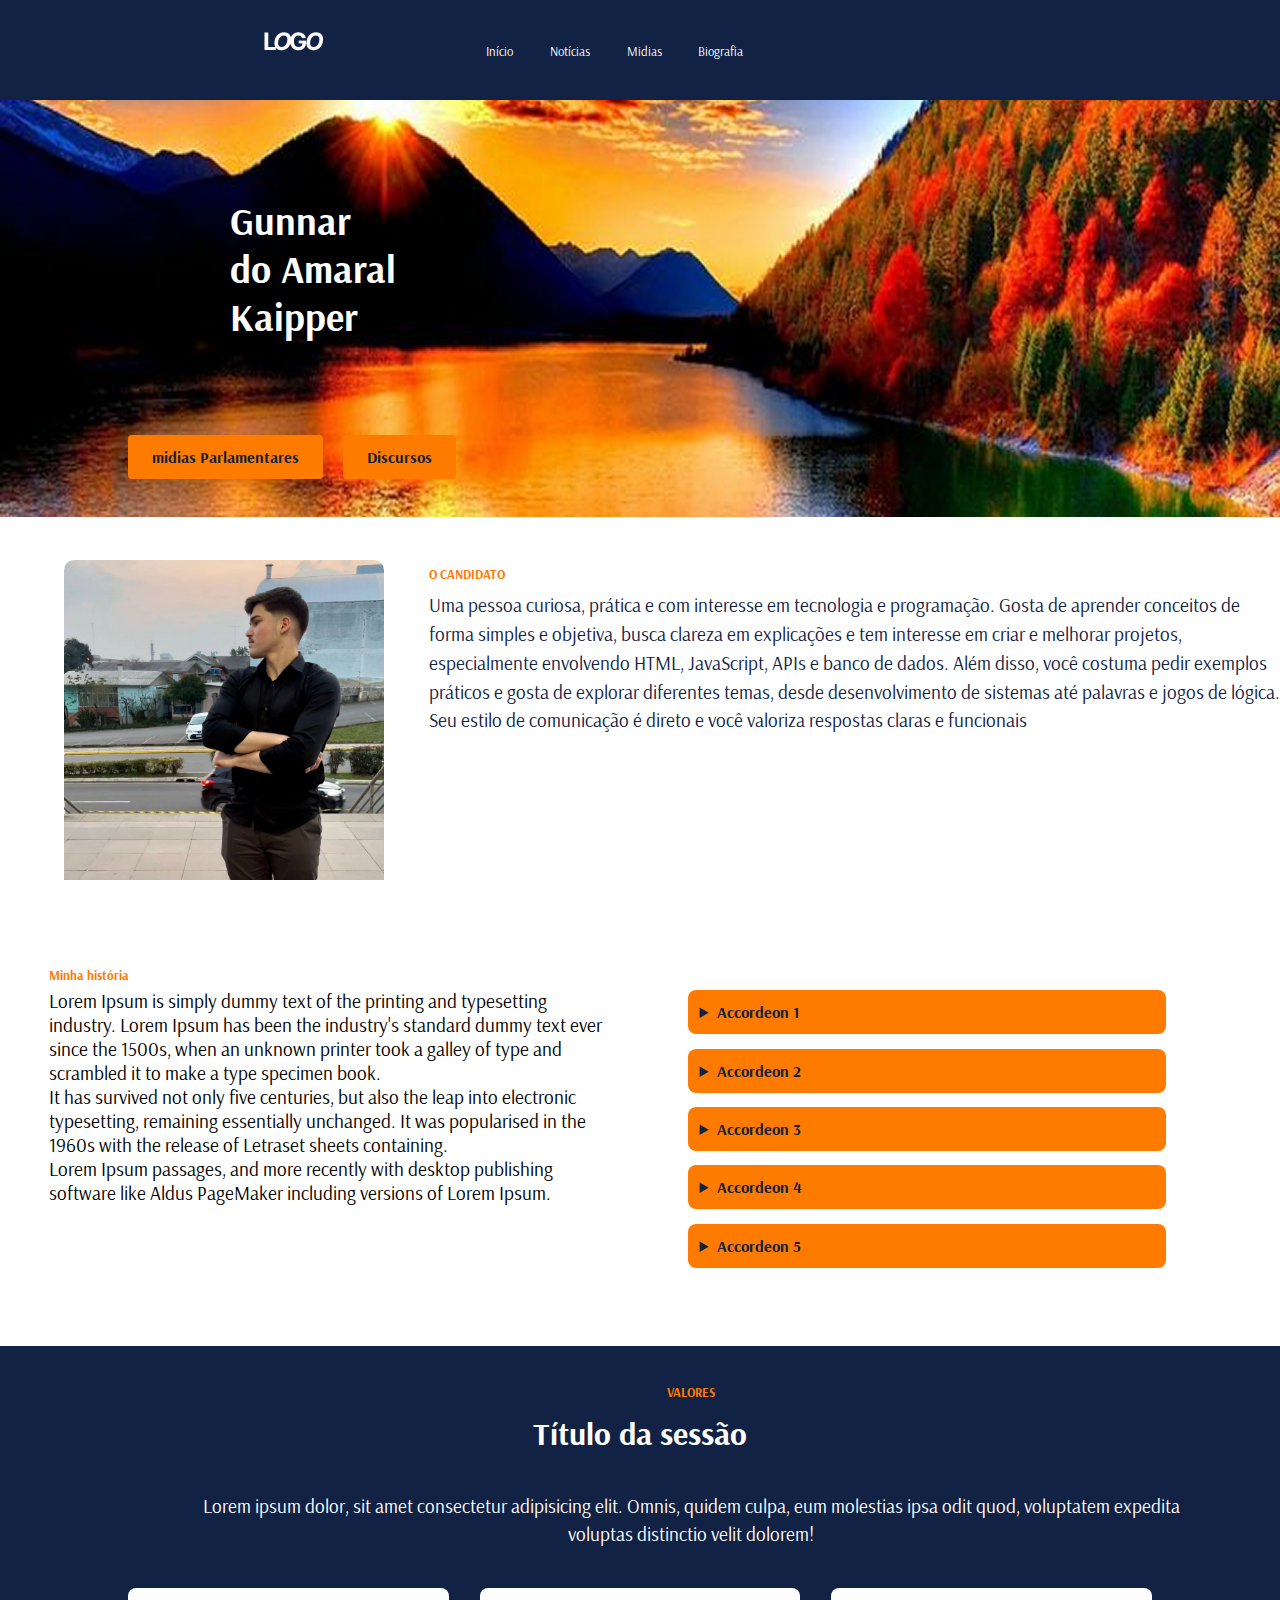
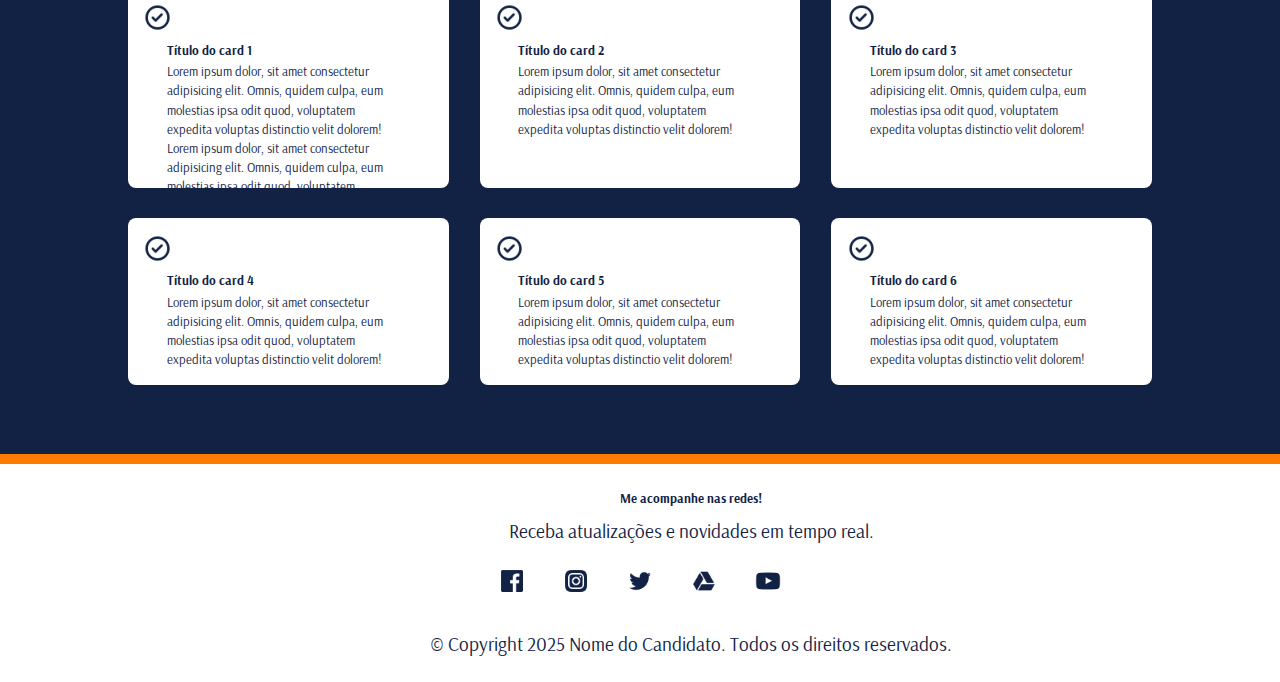
<file: Site_aula_html/index.html>
<!DOCTYPE html>
<html lang="pt-br">

<head>
    <meta charset="UTF-8">
    <meta name="viewport" content="width=device-width, initial-scale=1.0">
    <link href="style/index.css" type="text/css" rel="stylesheet">

    <link rel="preconnect" href="https://fonts.googleapis.com">
    <link rel="preconnect" href="https://fonts.gstatic.com" crossorigin>
    <link
        href="https://fonts.googleapis.com/css2?family=Arsenal:ital,wght@0,400;0,700;1,400;1,700&family=Bebas+Neue&display=swap"
        rel="stylesheet">

    <title>Site Foda</title>
</head>

<body>

    <section class="menu">
        <a class="logo" href="index.html"><img src="assets/LOGO.png"></a>
        <ul>
            <li><a href="index.html">Início</a></li>
            <li><a href="noticias.html">Notícias</a></li>
            <li><a href="midias.html">Midias</a></li>
            <li><a href="biografia.html">Biografia</a></li>
        </ul>
    </section>

    <section class="wallpaper">
        <img src="assets/wallpaper.jpg" alt="">
        <p>Gunnar<br>do Amaral<br>Kaipper<br></p>
        <div class="buttons">
            <div class="button">midias Parlamentares</div>
            <div class="button">Discursos</div>
        </div>
    </section>

    <section class="candidato">
        <img src="assets/WhatsApp Image 2025-08-14 at 19.30.52.jpeg" alt="">
        <div class="infos">
            <h3>O CANDIDATO</h3>
            <p>Uma pessoa curiosa, prática e com interesse em tecnologia e programação. Gosta de aprender conceitos de
                forma simples e objetiva, busca clareza em explicações e tem interesse em criar e melhorar projetos,
                especialmente envolvendo HTML, JavaScript, APIs e banco de dados. Além disso, você costuma pedir
                exemplos práticos e gosta de explorar diferentes temas, desde desenvolvimento de sistemas até palavras e
                jogos de lógica. Seu estilo de comunicação é direto e você valoriza respostas claras e funcionais</p>
        </div>
    </section>

    <section class="faixa_de_baixo">
        <section class="lado_esquerdo">
            <div class="textos">
                <h3 class="texto_do_lado">Minha história</h3>
                <p>
                    Lorem Ipsum is simply dummy text of the printing and typesetting industry.
                    Lorem Ipsum has been the industry's standard dummy text ever since the 1500s,
                    when an unknown printer took a galley of type and scrambled it to make a type specimen book.<br>
                    It has survived not only five centuries, but also the leap into electronic typesetting,
                    remaining essentially unchanged. It was popularised in the 1960s with the release of Letraset
                    sheets containing.<br> Lorem Ipsum passages, and more recently with desktop publishing software
                    like Aldus PageMaker including versions of Lorem Ipsum.
                </p>
            </div>

        </section>

        <div class="accordeons">
            <details>
                <summary>Accordeon 1</summary>
                <p class="texto_acordeons">Conteúdo do accordeon 1</p>
            </details>

            <details>
                <summary>Accordeon 2</summary>
                <p class="texto_acordeons">Conteúdo do accordeon 2</p>
            </details>

            <details>
                <summary>Accordeon 3</summary>
                <p class="texto_acordeons">Conteúdo do accordeon 3</p>
            </details>

            <details>
                <summary>Accordeon 4</summary>
                <p class="texto_acordeons">Conteúdo do accordeon 4</p>
            </details>

            <details>
                <summary>Accordeon 5</summary>
                <p class="texto_acordeons">Conteúdo do accordeon 5</p>
            </details>
        </div>
    </section>

    <section class="valores">
        <h3>VALORES</h3>
        <h1>Título da sessão</h1>
        <p>Lorem ipsum dolor, sit amet consectetur adipisicing elit. Omnis, quidem culpa,
            eum molestias ipsa odit quod, voluptatem expedita voluptas distinctio velit dolorem!</p>

        <div class="cards">
            <div class="card">
                <img src="assets/check.png" id="card_icon">
                <h3 id="card_title">Título do card 1</h3>
                <p id="card_paragraph">Lorem ipsum dolor, sit amet consectetur adipisicing elit. Omnis,
                    quidem culpa, eum molestias ipsa odit quod, voluptatem expedita voluptas distinctio
                    velit dolorem!
                    Lorem ipsum dolor, sit amet consectetur adipisicing elit. Omnis,
                    quidem culpa, eum molestias ipsa odit quod, voluptatem expedita voluptas distinctio
                    velit dolorem!</p>
            </div>

            <div class="card">
                <img src="assets/check.png" id="card_icon">
                <h3 id="card_title">Título do card 2</h3>
                <p id="card_paragraph">Lorem ipsum dolor, sit amet consectetur adipisicing elit. Omnis,
                    quidem culpa, eum molestias ipsa odit quod, voluptatem expedita voluptas distinctio
                    velit dolorem!</p>
            </div>

            <div class="card">
                <img src="assets/check.png" id="card_icon">
                <h3 id="card_title">Título do card 3</h3>
                <p id="card_paragraph">Lorem ipsum dolor, sit amet consectetur adipisicing elit. Omnis,
                    quidem culpa, eum molestias ipsa odit quod, voluptatem expedita voluptas distinctio
                    velit dolorem!</p>
            </div>

            <div class="card">
                <img src="assets/check.png" id="card_icon">
                <h3 id="card_title">Título do card 4</h3>
                <p id="card_paragraph">Lorem ipsum dolor, sit amet consectetur adipisicing elit. Omnis,
                    quidem culpa, eum molestias ipsa odit quod, voluptatem expedita voluptas distinctio
                    velit dolorem!</p>
            </div>

            <div class="card">
                <img src="assets/check.png" id="card_icon">
                <h3 id="card_title">Título do card 5</h3>
                <p id="card_paragraph">Lorem ipsum dolor, sit amet consectetur adipisicing elit. Omnis,
                    quidem culpa, eum molestias ipsa odit quod, voluptatem expedita voluptas distinctio
                    velit dolorem!</p>
            </div>

            <div class="card">
                <img src="assets/check.png" id="card_icon">
                <h3 id="card_title">Título do card 6</h3>
                <p id="card_paragraph">Lorem ipsum dolor, sit amet consectetur adipisicing elit. Omnis,
                    quidem culpa, eum molestias ipsa odit quod, voluptatem expedita voluptas distinctio
                    velit dolorem!</p>
            </div>
        </div>
    </section>

    <footer>
        <div class="line">

        </div>

        <div class="footer_social">
            <h3>Me acompanhe nas redes!</h3>
            <p>Receba atualizações e novidades em tempo real.</p>
            <div class="footer_redes_sociais">
                <img src="assets/face.png" alt="">
                <img src="assets/insta.png" alt="">
                <img src="assets/twitter.png" alt="">
                <img src="assets/drive.png" alt="">
                <img src="assets/youtube.png" alt="">
            </div>
            <p>© Copyright 2025 Nome do Candidato. Todos os direitos reservados. </p>
        </div>
    </footer>

</body>

</html>
</file>
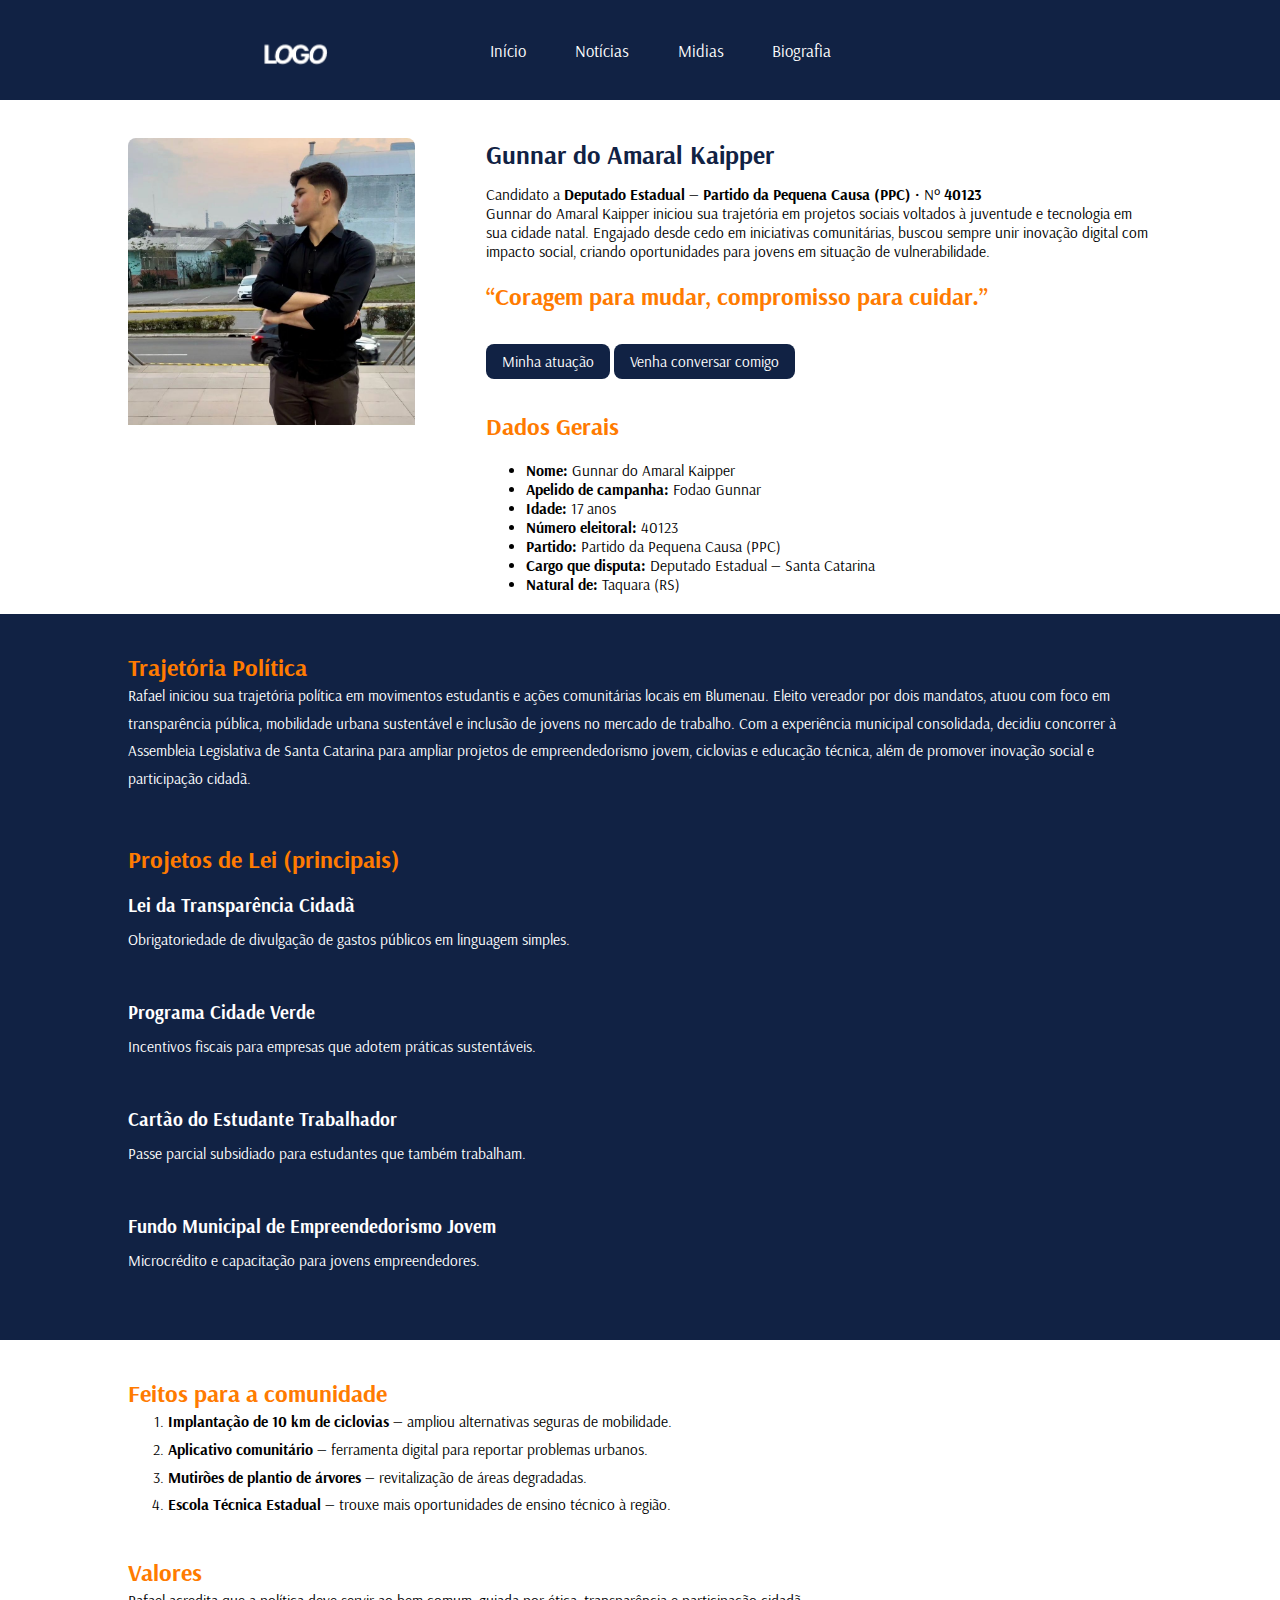
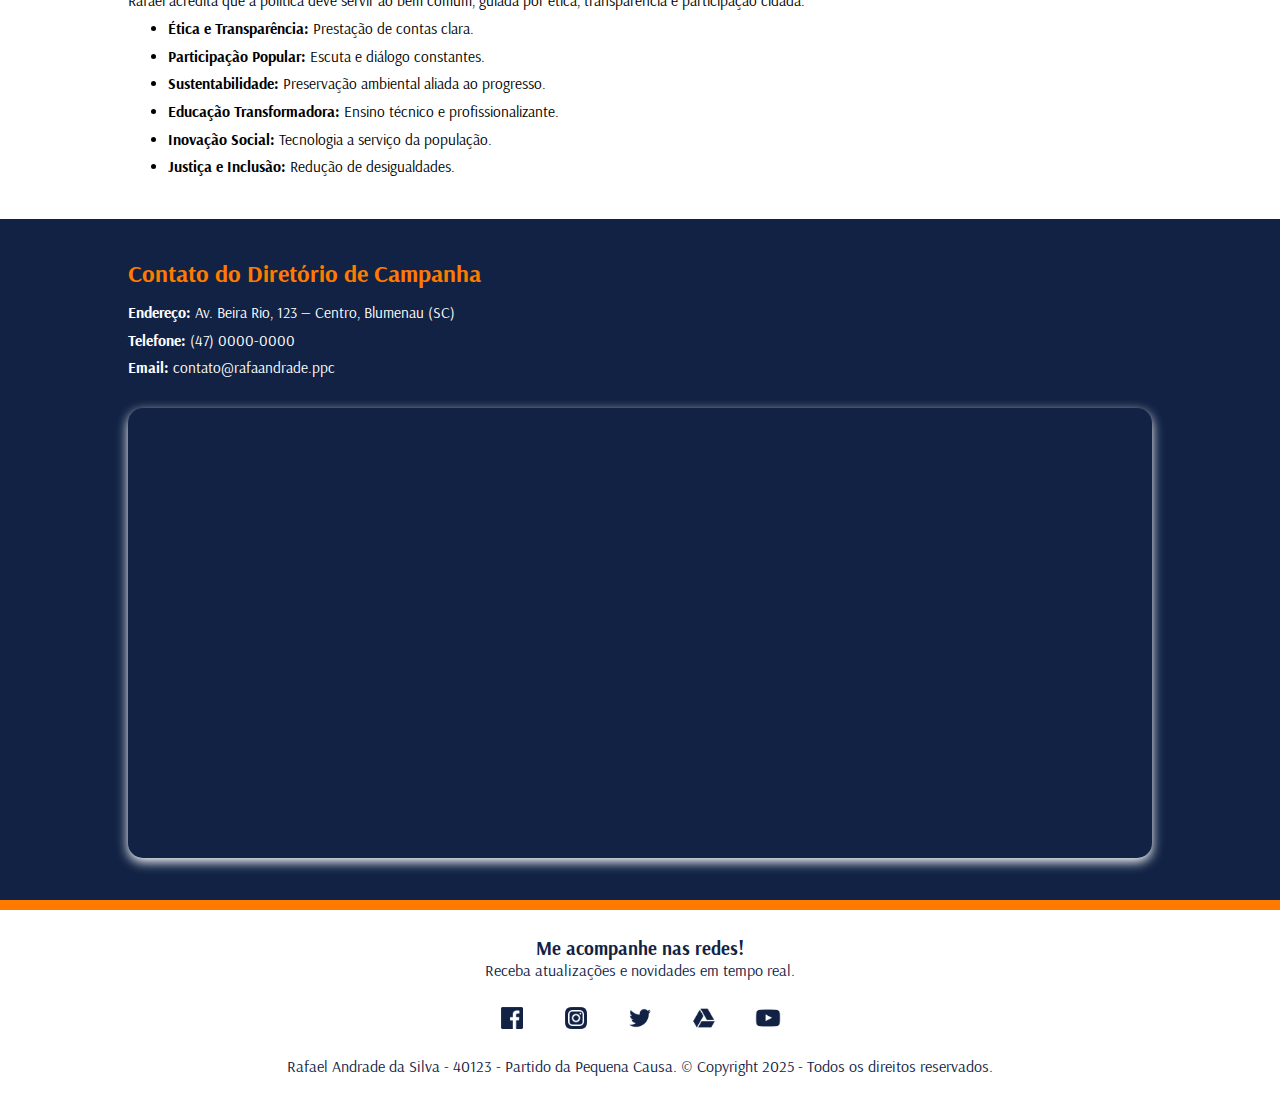
<file: Site_aula_html/biografia.html>
<!DOCTYPE html>
<html lang="en">

<head>
  <meta charset="UTF-8">
  <meta name="viewport" content="width=device-width, initial-scale=1.0">
  <title>Site Político</title>
  <link rel="stylesheet" href="style/biografia.css">

  <link rel="icon" type="image/png" href="assets/logo.png">

  <link rel="preconnect" href="https://fonts.googleapis.com">
  <link rel="preconnect" href="https://fonts.gstatic.com" crossorigin>
  <link
    href="https://fonts.googleapis.com/css2?family=Arsenal:ital,wght@0,400;0,700;1,400;1,700&family=Roboto:ital,wght@0,100..900;1,100..900&display=swap"
    rel="stylesheet">
</head>

<body>
 
    <section class="menu">
        <a class="logo" href="index.html"><img src="assets/LOGO.png"></a>
        <ul>
            <li><a href="index.html">Início</a></li>
            <li><a href="noticias.html">Notícias</a></li>
            <li><a href="midias.html">Midias</a></li>
            <li><a href="biografia.html">Biografia</a></li>
        </ul>
    </section>


  <section class="candidato">
    <div class="foto">
      <img src="assets/WhatsApp Image 2025-08-14 at 19.30.52.jpeg" alt="">
    </div>

    <div class="infos">
      <div class="conteudo">
        <h1>Gunnar do Amaral Kaipper</h1>
        <p>Candidato a <strong>Deputado Estadual</strong> — <strong>Partido da Pequena Causa (PPC)</strong> • Nº
          <strong>40123</strong></p>
        
        <p>Gunnar do Amaral Kaipper iniciou sua trajetória em projetos sociais voltados à juventude e tecnologia em sua cidade natal. Engajado desde cedo em iniciativas comunitárias, buscou sempre unir inovação digital com impacto social, criando oportunidades para jovens em situação de vulnerabilidade.</p>

        <br><h2><strong>“Coragem para mudar, compromisso para cuidar.”</strong></h2><br>
        
        <div class="ancoras">
          <a href="#propostas">Minha atuação</a>
          <a href="#endereco">Venha conversar comigo</a>
        </div>
      </div>

      <div class="dados-gerais">
        <br><h2>Dados Gerais</h2><br>
        <ul>
          <li><strong>Nome:</strong> Gunnar do Amaral Kaipper</li>
          <li><strong>Apelido de campanha:</strong> Fodao Gunnar</li>
          <li><strong>Idade:</strong> 17 anos</li>
          <li><strong>Número eleitoral:</strong> 40123</li>
          <li><strong>Partido:</strong> Partido da Pequena Causa (PPC)</li>
          <li><strong>Cargo que disputa:</strong> Deputado Estadual — Santa Catarina</li>
          <li><strong>Natural de:</strong> Taquara (RS)</li>
        </ul>
      </div>
    </div>
  </section>

  <section class="trajetoria-politica">
    <h2>Trajetória Política</h2>
    <p>
      Rafael iniciou sua trajetória política em movimentos estudantis e ações comunitárias locais em Blumenau. Eleito
      vereador por dois mandatos, atuou com foco em transparência pública, mobilidade urbana sustentável e inclusão de
      jovens no mercado de trabalho.
    
      Com a experiência municipal consolidada, decidiu concorrer à Assembleia Legislativa de Santa Catarina para ampliar
      projetos de empreendedorismo jovem, ciclovias e educação técnica, além de promover inovação social e participação
      cidadã.
    </p>
  </section>

  <section id="propostas">
    <h2>Projetos de Lei (principais)</h2>
    <article>
      <h3>Lei da Transparência Cidadã</h3>
      <p>Obrigatoriedade de divulgação de gastos públicos em linguagem simples.</p>
    </article>
    <article>
      <h3>Programa Cidade Verde</h3>
      <p>Incentivos fiscais para empresas que adotem práticas sustentáveis.</p>
    </article>
    <article>
      <h3>Cartão do Estudante Trabalhador</h3>
      <p>Passe parcial subsidiado para estudantes que também trabalham.</p>
    </article>
    <article>
      <h3>Fundo Municipal de Empreendedorismo Jovem</h3>
      <p>Microcrédito e capacitação para jovens empreendedores.</p>
    </article>
  </section>

  <section class="feitos">
    <h2>Feitos para a comunidade</h2>
    <ol>
      <li><strong>Implantação de 10 km de ciclovias</strong> — ampliou alternativas seguras de mobilidade.</li>
      <li><strong>Aplicativo comunitário</strong> — ferramenta digital para reportar problemas urbanos.</li>
      <li><strong>Mutirões de plantio de árvores</strong> — revitalização de áreas degradadas.</li>
      <li><strong>Escola Técnica Estadual</strong> — trouxe mais oportunidades de ensino técnico à região.</li>
    </ol>
  </section>

  <section class="valores">
    <h2>Valores</h2>
    <p>Rafael acredita que a política deve servir ao bem comum, guiada por ética, transparência e participação cidadã.
    </p>
    <ul>
      <li><strong>Ética e Transparência:</strong> Prestação de contas clara.</li>
      <li><strong>Participação Popular:</strong> Escuta e diálogo constantes.</li>
      <li><strong>Sustentabilidade:</strong> Preservação ambiental aliada ao progresso.</li>
      <li><strong>Educação Transformadora:</strong> Ensino técnico e profissionalizante.</li>
      <li><strong>Inovação Social:</strong> Tecnologia a serviço da população.</li>
      <li><strong>Justiça e Inclusão:</strong> Redução de desigualdades.</li>
    </ul>
  </section>

  <section class="contato">
    <div id="endereco">
      <h2>Contato do Diretório de Campanha</h2>
      <div>
        <p><strong>Endereço:</strong> Av. Beira Rio, 123 — Centro, Blumenau (SC)</p>
        <p><strong>Telefone:</strong> (47) 0000-0000</p>
        <p><strong>Email:</strong> contato@rafaandrade.ppc</p>
      </div>
    </div>

    <div>
      <iframe
      src="https://www.google.com/maps/embed?pb=!1m18!1m12!1m3!1d8226.140325615535!2d-50.785914053560596!3d-29.649002426345472!2m3!1f0!2f0!3f0!3m2!1i1024!2i768!4f13.1!3m3!1m2!1s0x951918df9e734db1%3A0xd36635eec05bd1a0!2sCentro%2C%20Taquara%20-%20RS%2C%2095600-000!5e1!3m2!1spt-BR!2sbr!4v1758734040908!5m2!1spt-BR!2sbr"
      width="80%" height="450" style="border:0;" allowfullscreen="" loading="lazy"
      referrerpolicy="no-referrer-when-downgrade">
      </iframe> 
    </div>
  </section>

  <footer>
    <div class="line">

    </div>

    <div class="footer_social">
      <h3>Me acompanhe nas redes!</h3>
      <p>Receba atualizações e novidades em tempo real.</p>
      <div class="footer_redes_sociais">
        <img src="assets/face.png" alt="">
        <img src="assets/insta.png" alt="">
        <img src="assets/twitter.png" alt="">
        <img src="assets/drive.png" alt="">
        <img src="assets/youtube.png" alt="">
      </div>
      <p>Rafael Andrade da Silva - 40123 - Partido da Pequena Causa. © Copyright 2025 - Todos os direitos reservados.
      </p>
    </div>
  </footer>
</body>

</html>
</file>
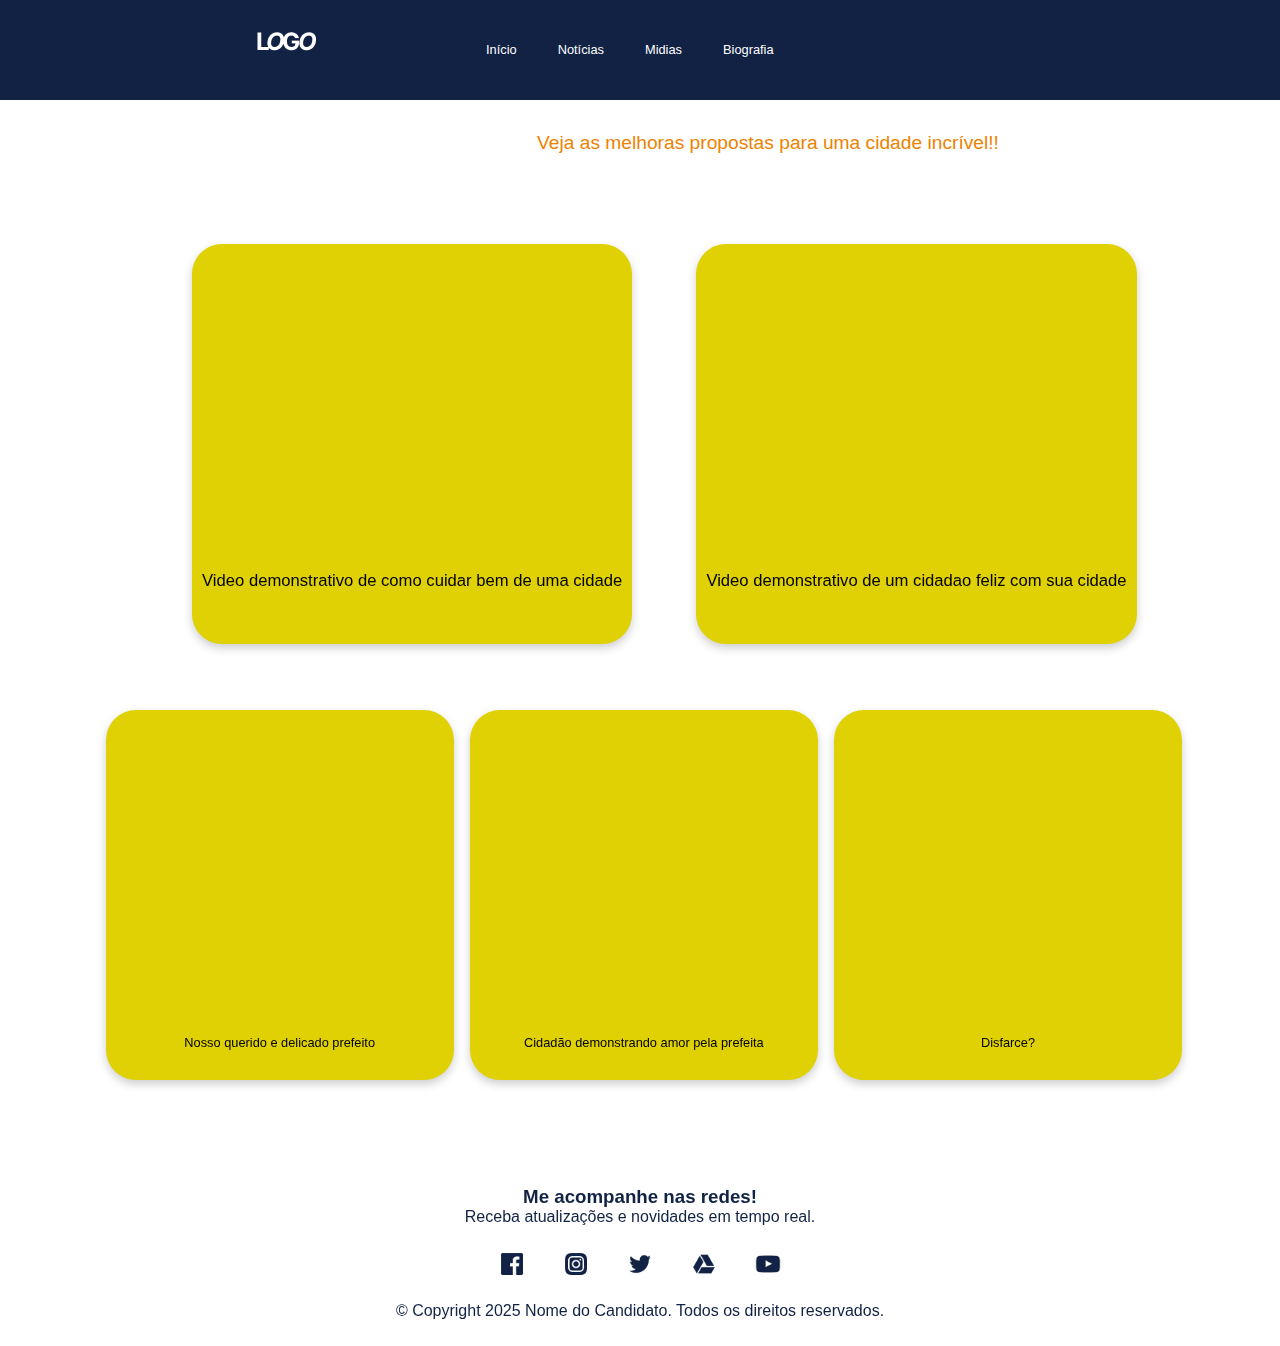
<file: Site_aula_html/midias.html>
<!DOCTYPE html>
<html lang="pt-br">

<head>
    <meta charset="UTF-8">
    <meta name="viewport" content="width=device-width, initial-scale=1.0">
    <link href="style/midias.css" type="text/css" rel="stylesheet">
    <title>midias</title>
</head>

<body>
    <section class="menu">
        <a class="logo" href="index.html"><img src="assets/LOGO.png"></a>
        <ul>
            <li><a href="index.html">Início</a></li>
            <li><a href="noticias.html">Notícias</a></li>
            <li><a href="midias.html">Midias</a></li>
            <li><a href="biografia.html">Biografia</a></li>
        </ul>
    </section>


    <div class="texto_de_cima">
        <p class="texto_titulo">Veja as melhoras propostas para uma cidade incrível!!</p>
    </div>

    <div class="div1">
        <div class="video1">
            <iframe width="630" height="315" src="https://www.youtube.com/embed/Wu3Y_v8JeE8?si=wLsluG8h6ImEkjhp&amp;"
                style="border-radius: 30px;" title="YouTube video player" frameborder="0"
                allow="accelerometer; autoplay; clipboard-write; encrypted-media; gyroscope; picture-in-picture; web-share"
                referrerpolicy="strict-origin-when-cross-origin" allowfullscreen>

            </iframe>
            <p class="titulo">Video demonstrativo de como cuidar bem de uma cidade</p>
        </div>

        <div class="video1">
            <iframe width="630" height="315" style="border-radius: 30px;"
                src="https://www.youtube.com/embed/kgxMeS0G69M?si=s4DevMwZviuGKCxY&amp;start=14"
                title="YouTube video player" frameborder="0"
                allow="accelerometer; autoplay; clipboard-write; encrypted-media; gyroscope; picture-in-picture; web-share"
                referrerpolicy="strict-origin-when-cross-origin" allowfullscreen></iframe>

            <p class="titulo">Video demonstrativo de um cidadao feliz com sua cidade</p>
        </div>
    </div>

    <div class="div2">
        <div class="video2">
            <iframe width="520" height="315" src="https://www.youtube.com/embed/HxgGW_ECu0w?si=5Qs-EwZTUiML5WB_"
                style="border-radius: 30px;" title="YouTube video player" frameborder="0"
                allow="accelerometer; autoplay; clipboard-write; encrypted-media; gyroscope; picture-in-picture; web-share"
                referrerpolicy="strict-origin-when-cross-origin" allowfullscreen>

            </iframe>
            <p class="titulo2">Nosso querido e delicado prefeito</p>
        </div>


        <div class="video2">
            <iframe width="520" height="315" src="https://www.youtube.com/embed/Bn_JFlWi_LI?si=_kFJtWlw6zgqeqX3&amp;"
                style="border-radius: 30px;" title="YouTube video player" frameborder="0"
                allow="accelerometer; autoplay; clipboard-write; encrypted-media; gyroscope; picture-in-picture; web-share"
                referrerpolicy="strict-origin-when-cross-origin" allowfullscreen>
            </iframe>

            <p class="titulo2">Cidadão demonstrando amor pela prefeita</p>
        </div>

        <div class="video2">
            <iframe width="520" height="315" src="https://www.youtube.com/embed/bsBWSevLkM8?si=m-eicUbJlu-TelBM&amp;"
                style="border-radius: 30px;" title="YouTube video player" frameborder="0"
                allow="accelerometer; autoplay; clipboard-write; encrypted-media; gyroscope; picture-in-picture; web-share"
                referrerpolicy="strict-origin-when-cross-origin" allowfullscreen>
            </iframe>
            <p class="titulo2">Disfarce?</p>
        </div>

    </div>



    <footer>
        <div class="line">

        </div>

        <div class="footer_social">
            <h3>Me acompanhe nas redes!</h3>
            <p>Receba atualizações e novidades em tempo real.</p>
            <div class="footer_redes_sociais">
                <img src="assets/face.png" alt="">
                <img src="assets/insta.png" alt="">
                <img src="assets/twitter.png" alt="">
                <img src="assets/drive.png" alt="">
                <img src="assets/youtube.png" alt="">
            </div>
            <p>© Copyright 2025 Nome do Candidato. Todos os direitos reservados. </p>
        </div>
    </footer>

</body>

</html>
</file>
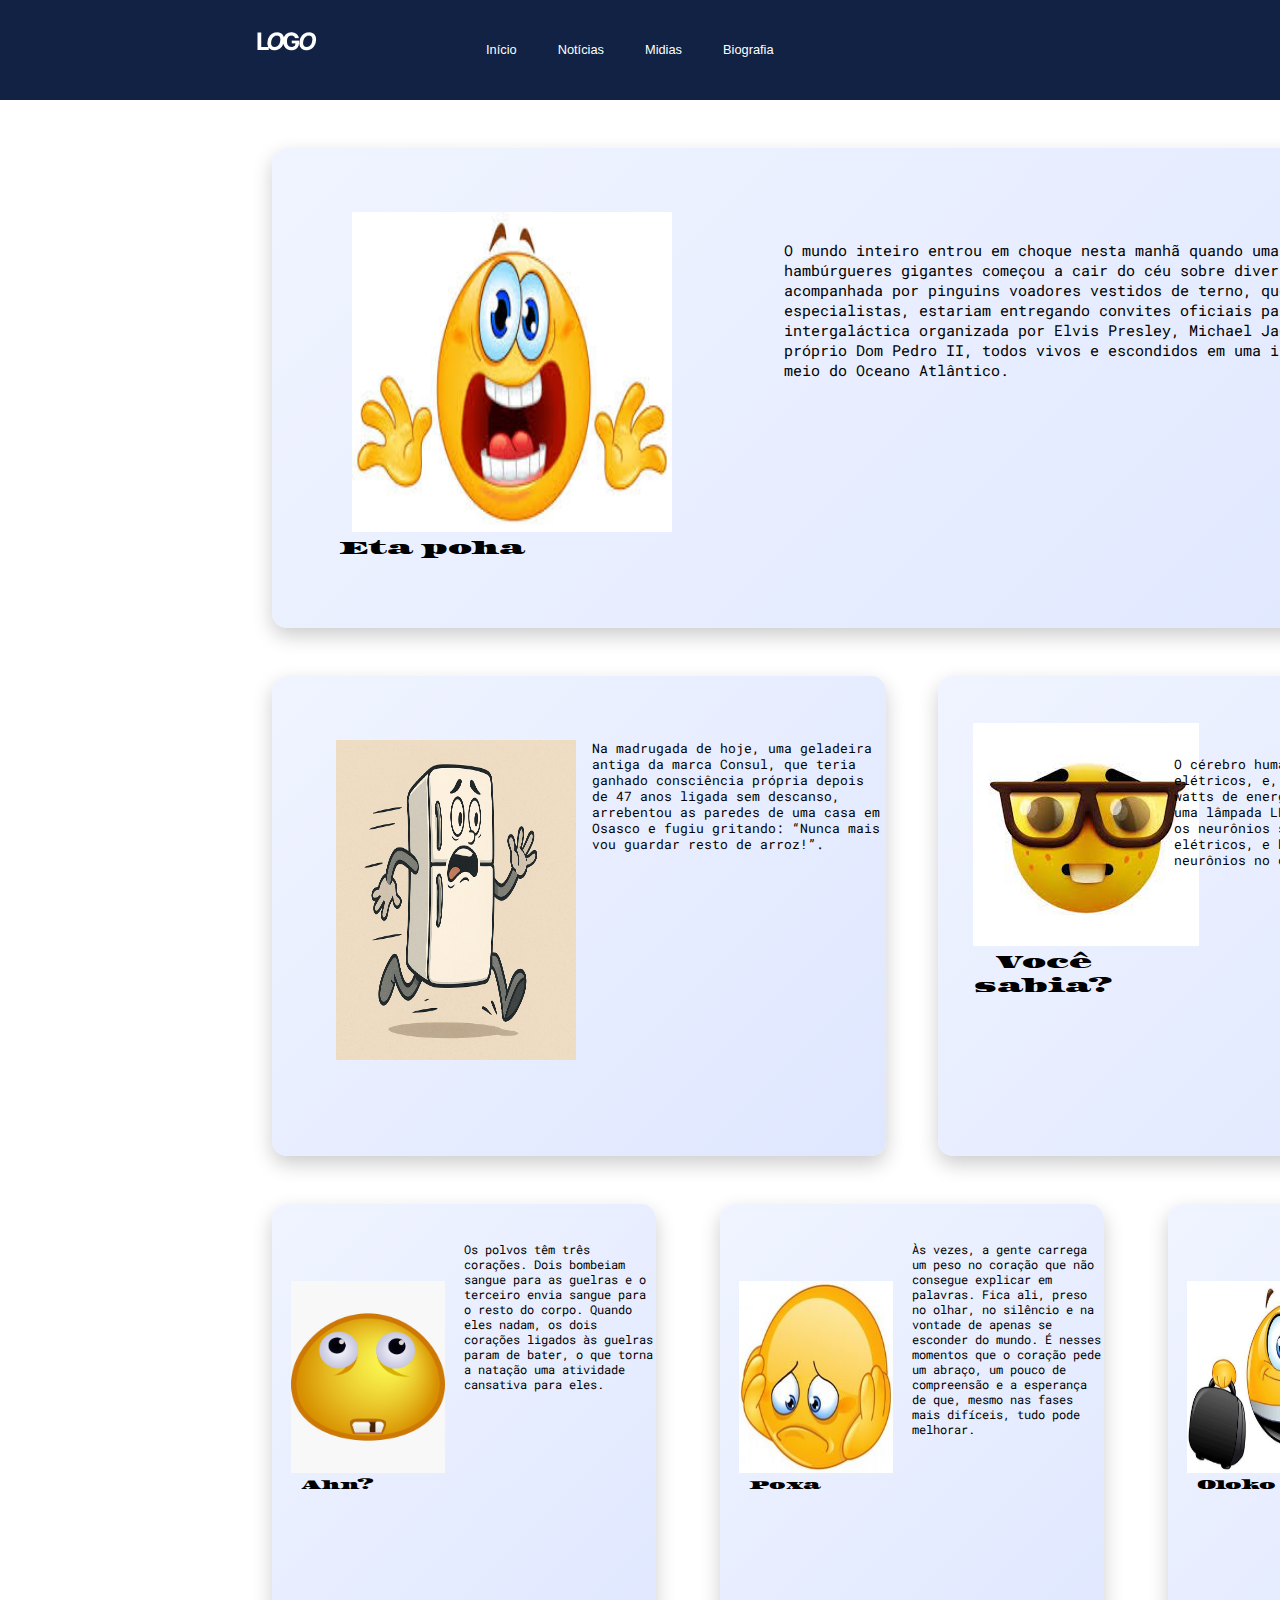
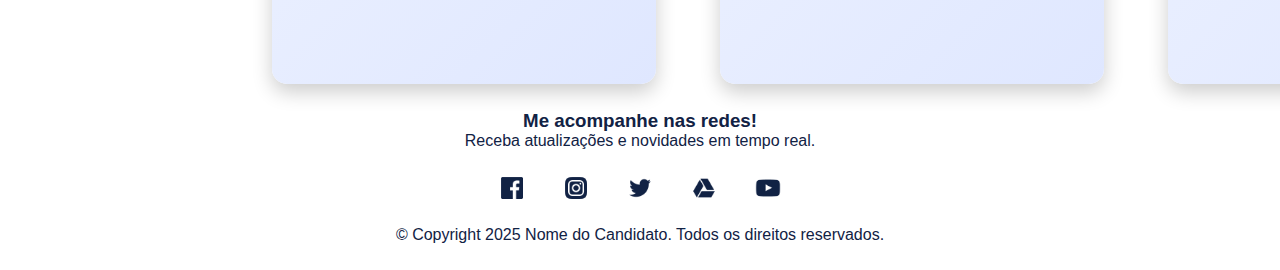
<file: Site_aula_html/noticias.html>
<!DOCTYPE html>
<html lang="pt-br">

<head>


    <link rel="preconnect" href="https://fonts.googleapis.com">
    <link rel="preconnect" href="https://fonts.gstatic.com" crossorigin>
    <link href="https://fonts.googleapis.com/css2?family=Asset&display=swap" rel="stylesheet">
    <link
        href="https://fonts.googleapis.com/css2?family=Asset&family=Roboto+Mono:ital,wght@0,100..700;1,100..700&display=swap"
        rel="stylesheet">

    <meta charset="UTF-8">
    <meta name="viewport" content="width=device-width, initial-scale=1.0">
    <link href="style/noticias.css" type="text/css" rel="stylesheet">
    <title>Noticias</title>
</head>

<body>

    <section class="menu">
        <a class="logo" href="index.html"><img src="assets/LOGO.png"></a>
        <ul>
            <li><a href="index.html">Início</a></li>
            <li><a href="noticias.html">Notícias</a></li>
            <li><a href="midias.html">Midias</a></li>
            <li><a href="biografia.html">Biografia</a></li>
        </ul>
    </section>

    <div class="noticia_principal">
        <img class="img_s_noticia_principal" src="assets/download.jpg">
        <p class="texto_img_principal">Eta poha</p>
        <div class="div_texto_noticias">
            <p class="textos_noticias">O mundo inteiro entrou em choque nesta manhã quando uma chuva de
                hambúrgueres gigantes começou a cair do céu sobre diversas capitais, acompanhada por
                pinguins voadores vestidos de terno, que segundo especialistas, estariam entregando convites
                oficiais para uma festa intergaláctica organizada por Elvis Presley, Michael Jackson e o próprio
                Dom Pedro II, todos vivos e escondidos em uma ilha flutuante no meio do Oceano Atlântico.
            </p>
        </div>
    </div>

    <div class="div_nocticias">

        <div class="duas_noticias1">
            <img class="img_noticia1" src="assets/ChatGPT Image 25 de set. de 2025, 21_44_58.png">
            <div class="div_textos_noticias1">
                <p class="texto_noticias1">Na madrugada de hoje, uma geladeira antiga da marca Consul, que teria ganhado
                    consciência
                    própria depois de 47 anos ligada sem descanso, arrebentou as paredes de uma casa em Osasco e
                    fugiu gritando: “Nunca mais vou guardar resto de arroz!”.
                </p>
            </div>
        </div>

        <div class="duas_noticias2">
            <div class="noticias2">
                <img class="img_noticias2" src="assets/images (1).jpg">
                <div class="textos_noticias2">
                    <p class="texto_img_principal2">
                        Você sabia?
                    </p>
                </div>
            </div>

            <div class="noticias2_2">
                <p class="texto_noticias2_2">
                    O cérebro humano funciona com impulsos elétricos, e, em média, ele gera cerca
                    de 20 watts de energia — o suficiente para acender uma lâmpada LED pequena. Isso
                    acontece porque os neurônios se comunicam através de sinais elétricos, e há cerca
                    de 86 bilhões de neurônios no cérebro humano.
                </p>
            </div>

        </div>

    </div>

    <div class="div_tresnoticias">
        <div class="tres_noticias_4">
            <div class="div_img_noticia3">
                <img class="img_noticias3" src="assets/bg,f8f8f8-flat,750x,075,f-pad,750x1000,f8f8f8.u1.jpg">
                <p class="texto_img_3">
                    Ahn?
                </p>
            </div>

            <div class="div_texto_noticias3">
                <p class="textos_noticias3">
                    Os polvos têm três corações. Dois bombeiam sangue para as guelras e o
                    terceiro envia sangue para o resto do corpo. Quando eles nadam, os dois
                    corações ligados às guelras param de bater, o que torna a natação uma
                    atividade cansativa para eles.
                </p>
            </div>
        </div>

        <div class="tres_noticias">
            <div class="div_img_noticia3">
                <img class="img_noticias3" src="assets/421d555e0f7ed8e2ed29f0d452226e64.jpg">
                <p class="texto_img_3">
                    Poxa
                </p>
            </div>

            <div class="div_texto_noticias3">
                <p class="textos_noticias3">
                    Às vezes, a gente carrega um peso no coração que não consegue explicar
                    em palavras. Fica ali, preso no olhar, no silêncio e na vontade de apenas
                    se esconder do mundo. É nesses momentos que o coração pede um abraço,
                    um pouco de compreensão e a esperança de que, mesmo nas fases mais
                    difíceis, tudo pode melhorar.
                </p>
            </div>


        </div>

        <div class="tres_noticias">
            <div class="div_img_noticia3">
                <img class="img_noticias3" src="assets/4ebfd891f12c5e287304d55de13517dd.jpg">
                <p class="texto_img_3">
                    Oloko
                </p>
            </div>

            <div class="div_texto_noticias3">
                <p class="textos_noticias3">
                    Com o sorriso no rosto e a mala na mão, ele está pronto para enfrentar qualquer desafio 
                    que aparecer no caminho. O terno e a gravata mostram seriedade, mas os olhos brilhando revelam 
                    confiança e motivação. 
                    Afinal, cada dia é uma nova chance de crescer, aprender e conquistar oportunidades.
                </p>
            </div>
        </div>
    </div>


     <footer>
        <div class="line">

        </div>

        <div class="footer_social">
            <h3>Me acompanhe nas redes!</h3>
            <p>Receba atualizações e novidades em tempo real.</p>
            <div class="footer_redes_sociais">
                <img src="assets/face.png" alt="">
                <img src="assets/insta.png" alt="">
                <img src="assets/twitter.png" alt="">
                <img src="assets/drive.png" alt="">
                <img src="assets/youtube.png" alt="">
            </div>
            <p>© Copyright 2025 Nome do Candidato. Todos os direitos reservados. </p>
        </div>
    </footer>

</body>

</html>
</file>
<file: Site_aula_html/style/index.css>
* {
    margin-top: 0px;
    margin-bottom: 0px;
    margin-left: 0px;
    margin-right: 0px;

    font-family: "Arsenal", sans-serif;

}


.menu {
    height: 100px;
    background-color: #112244;
    margin-top: 0em;
    display: flex;

}



.logo {
    height: 70%;
    padding-left: 20%;
    margin-top: 2em;
}

ul {
    display: flex;
    list-style: none;
    margin-left: 10%;
    margin-top: 2.5em;
}

li {
    margin-right: 25%;

}

a {
    text-decoration: none;
    color: white;
    font-weight: 500;
    font-size: 1.0vw;

}

li :hover {
    color: orange;
    border-bottom: 3px solid orange;
    padding-bottom: 30px;

}

.menu img {

    width: 100%;
    margin-left: 12%;
    margin-right: 7%;
}

#atual {
    color: #FF7B00;
}

.wallpaper {
    position: relative;
}

.wallpaper img {
    width: 100%;
}

.wallpaper p {
    position: absolute;
    top: 20%;
    left: 10%;
    font-size: 3vw;
    font-weight: 700;
    color: #ffffff;
}

.buttons {
    position: absolute;
    bottom: 10%;
    left: 10%;
    display: flex;
    gap: 20px;
}

.button {
    background: #FF7B00;
    color: #112244;
    padding: 12px 24px;
    border-radius: 4px;
    cursor: pointer;
    font-weight: bold;
    transition: 0.3s;
}

.button:hover {
    background: #112244;
    color: #ffffff;
}

.candidato {
    display: flex;

}

.candidato img {
    border-top-left-radius: 10px;
    border-top-right-radius: 10px;
    width: 25%;
    margin-top: 3%;
    margin-left: 5%;
}

.infos {

    margin: 0;
    
}

.infos h3 {
    color: #FF7B00;
    margin-top: 5%;
    margin-left: 5%;
}

.infos h1 {
    color: #112244;
    font-weight: 700;
    font-size: 2vw;
    margin-bottom: 2%;
}

.infos p {
    font-size: 1.5vw;
    color: #112244;
    line-height: 1.5;
    margin-left: 5%;
    margin-top: 1%;
}



.faixa_de_baixo {



    margin-top: 2em;

    display: flex;
    
}

.lado_esquerdo {
    width: 70%;
    height: 70%;

    /* margin-left: 5%; */

}

.lado_direito {
    width: 50%;
    height: 100%;
    
}

h3 {
    font-size: 1vw;
    color: #FF7B00;
   
    margin-left: 8%;
}

.texto_do_lado{
      font-size: 1vw;
    color: #FF7B00;
    margin-top: 9%;
    margin-left: 8%;
}

h1 {
    font-size: 2vw;
}

p {
    font-size: 1.5vw;
    margin-top: 1%;
    margin-left:8% ;
}


.accordeons {
    width: 55%;
    padding-left: 5%;
    padding-right: 10%;
    padding-top: 5%;
    transition: 1.0s;
}

details {
    width: 100%;
    margin: 3%;
    border: 0px solid #FF7B00;
    border-radius: 8px;
    background-color: #ff7b0035;
    overflow: hidden;
    transition: 0.5s;
}


summary {
    cursor: pointer;
    padding: 12px;
    background-color: #FF7B00;
    color: #112244;
    font-weight: bold;
   
    transition: 0.5s;
}

summary:hover {
    background-color: #112244;
    color: #ffffff;
    transition: 0.5s;
}


details p {
    padding: 12px;
    background-color: #fffaf5;
    color: #000000;
}


/* CSS para a sessão valores */
.valores {
    display: flex;
    flex-direction: column;
    background-color: #112244;
    margin-top: 5%;
    padding-top: 3%;
    text-align: center;
    align-items: center;
}

.valores h3 {
    color: #FF7B00;
    padding-bottom: 1%;
}

.valores h1 {
    color: #ffffff;
    font-size: 2.5vw;
    padding-bottom: 2%;
}

.valores p {
    color: #ffffff;
    width: 80%;
    font-size: 1.5vw;
    line-height: 1.5;
}

.cards {
    display: flex;
    flex-wrap: wrap;
    width: 80%;
    margin: 3% auto;
    gap: 3%;
}

.card {
    flex: 1 1 calc(33.33% - 3%);
    background-color: #ffffff;
    border-radius: 8px;
    text-align: left;
    padding: 1.5%;
    box-sizing: border-box;
    margin-bottom: 3%;
    max-height: 200px;
    overflow: hidden;
}

.cards :hover {
    background-color: #FF7B00;
    transition: 0.3s;
    scale: 1.05;
}

#card_icon {
    width: 10%;
    padding-bottom: 2%;
}

#card_title {
    color: #112244;
    padding-bottom: 2%;
}

#card_paragraph {
    color: #112244;
    font-size: 1vw;
    margin-top: -0.1em;
}

.line {
    height: 10px;
    background-color: #FF7B00;
}

footer {
    max-width: 100%;
}

/* CSS para o footer */
.footer_social {
    text-align: center;

    margin-bottom: 2%;
}

.footer_redes_sociais {
    display: flex;
    justify-content: center;
    gap: 3%;
}

.footer_redes_sociais img {
    width: 2%;
    margin-top: 2%;
    margin-bottom: 2%;
}

.footer_social h3 {
    color: #112244;
    padding-top: 2%;
}

.footer_social p {
    color: #112244;
}

.footer_links h3 {
    color: #112244;
    font-size: 1.4vw;
}

.footer_links p,
.footer_links li {
    color: #112244;
}

.footer_links {
    max-width: 80%;
    margin-top: 3%;
    display: flex;
    justify-content: space-between;
    gap: 20px;
    margin-left: 10%;
}

.footer_links>div {
    flex: 1;
}


/* mudar ordem de elementos.*/
@media (max-width: 768px) {
    .candidato {
        flex-direction: column;
        align-items: center;
        width: 100%;
    }
}


@media (max-width: 425px) {


    .trajetoria {
        flex-direction: column;
       
    }

    .candidato img {
        height: 40%;
        width: 40%;
    }

    .wallpaper p {

        left: 5%;
    }

    .faixa_esquerda {
        width: 100%;
    }



    .faixa_esquerda h1 {
        font-size: 3.5vw;
    }

    .faixa_esquerda p {
        font-size: 2.5vw;
    }


    .accordeons {
        width: 80%;

    }

    details {
        width: 100%;
        padding: 8px;
        font-size: 12px;
    }

    summary {
        
        font-size: 12px;
        width: 100%;
    }

    .texto_acordeons {
        width: 100%;
    }



    .menu {
        width: 100%;
    }

    .logo {
        margin-top: 10%;
        margin-right: -10%;
        margin-left: -10%;
        width: 10%;
        height: 60%;
    }

    li {
        height: 80%;
        width: 80%;
    }

    a {
        font-size: 3vw;
    }

    li {
        margin-right: 10%;
    }

    p {
        margin-top: -1%;
    }


    .button {
        font-size: 3vw;
    }




    .faixa_de_baixo {
        width: 100%;
        flex-direction: column;
    }

    .textos p {
        width: 80%;
        height: 30em;
        font-size: 24px;
        margin-top: 6px;
        margin-right: 5%
    }

    .textos {
        margin-left: -0.5%;
        width: 100%;
        margin-right: -50%;
    }

    .lado_esquerdo p {
        
        margin-left: 5%;
    }

    .lado_esquerdo {
        width: 100%;
    }

    .lado_esquerdo h3 {
        margin-left: 5%;
    }

    .valores {
        width: 100%;
    }

    .line {
        width: 100%;
    }

    .infos p {
        width: 80%;

        flex-direction: column;
        height: 30em;
        font-size: 24px;

    }

    .menu img {
        margin-left: -10%;
    }

    .footer_redes_sociais {
        width: 100%;
    }

    /* p{
    width: 100%;
   } */

    .candidato h3,
    .textos h3 {
        width: 90%;
        font-size: 5vw;
        margin-right: 0;
    }

    .footer_social {
        width: 100%;
    }

    footer {
        width: 100%;
    }

    .valores {
        flex-direction: column;
    }

}
</file>
<file: Site_aula_html/style/biografia.css>
*{
	margin-bottom: 0px;
	margin-top: 0px;
	margin-left: 0px;
	margin-right: 0px;
    font-family: "Arsenal", sans-serif;
}


.logo {
    height: 40%;
    padding-left: 20%;
    margin-top: 1em;
    padding-right: 10%;
}

#menu-toggle {
    display: none;
}

.hamburger {
    display: none;
    font-size: 24px;
    cursor: pointer;
    color: #fff;
    margin-right: 20px;
    margin-left: auto;
}

.menu {
    height: 100px;
    background-color: #112244;
    display: flex;
    align-items: center;
    position: relative;
    z-index: 1000;
}

.menu ul {
    display: flex;
    list-style: none;
    z-index: 999;
}

.menu li {
    padding-right: 25%;
}

.menu a {
    text-decoration: none;
    color: #ffffff;
    font-weight: 400;
    font-size: 1.3vw;
}

.menu li :hover {
    color: #FF7B00;
    border-bottom: 3px solid #FF7B00;
    padding-bottom: 20px;
}

.menu img {
    height: 80%;
    margin-left: 10%;
    margin-right: 15%;
}

#atual {
    color: #FF7B00;
}

/* sessão candidato */

.candidato {
    display: flex;
}

.foto {
    width: 35%;
    margin-left: 10%;
    margin-top: 3%;
}

.foto img {
    width: 80%;
    border-radius: 8px 8px 0px 0px;
}

.infos {
    width: 65%;
    margin-right: 10%;
    margin-top: 3%;
}

.conteudo p {
    font-size: 1.2vw;
}

html {
  scroll-behavior: smooth;
}

.ancoras {
    margin-top: 3%;
    margin-bottom: 3%;
}

.ancoras a {
    text-decoration: none;
    color: #ffffff;
    font-size: 1.2vw;
    padding: 8px 16px;
    background-color: #112244;
    border-radius: 8px;
    transition: color 0.3s ease, background-color 0.3s ease;
}

.ancoras a:hover {
    background-color: #FF7B00;
    color: #000000;
    transition: 0.5s;
}

.dados-gerais li {
    font-size: 1.2vw;
}

.candidato h2 {
    color: #FF7B00;
}

.candidato h1 {
    color: #112244;
    font-weight: 700;
    font-size: 2vw;
    margin-bottom: 2%;
}

.dados-gerais {
    padding-bottom: 3%;
}

/* sessão trajeória */
  .trajetoria-politica {
    background-color: #112244;
    padding-bottom: 1%;
    padding-top: 3%;
  }

  .trajetoria-politica h2 {
    color: #FF7B00;
    margin-left: 10%;
  }

  .trajetoria-politica p {
    color: #ffffff;
    font-size: 1.2vw;
    margin-left: 10%;
    width: 80%;
    line-height: 1.8;

  }

/* sessão propostas */
#propostas{
    background-color: #112244;
    padding-bottom: 3%;
    padding-top: 3%;
  }


#propostas h2 {
    color: #FF7B00;
    margin-left: 10%;
}

#propostas h3 {
    color: #ffffff;
    margin-left: 10%;
    padding-top: 1.5%;
}

#propostas p {
color: #ffffff;
font-size: 1.2vw;
margin-top: 1%;
margin-left: 10%;
padding-bottom: 2.5%;
width: 80%;
}

/* sessão contato */
.contato {
    background-color: #112244;
    padding-top: 3%;
    padding-bottom: 3%;

}

#endereco {
    margin-left: 10%;
}

#endereco h2{
    margin-bottom: 1%;
}

  iframe {
    margin-left: 10%;
    margin-top: 2%;
    border: 3px solid white;
    border-radius: 15px;
    box-shadow: 0px 4px 12px #ffffff;
  }

  .contato h2 {
    color: #FF7B00;
  }

  .contato p {
    color: #ffffff;
    font-size: 1.2vw;
    line-height: 1.8;

  }

  /* sessão feitos e valores */
  .feitos h2, .valores h2 {
    color: #FF7B00;
    margin-left: 10%;
    margin-top: 3%;
  }

  .valores ul{
    padding-bottom: 3%;
  }

  .valores p, .valores ul {
    margin-left: 10%;
    font-size: 1.2vw;
    line-height: 1.8;

  }

  .feitos ol {
    margin-left: 10%;
    font-size: 1.2vw;
    line-height: 1.8;
  }


/* CSS para o footer */
.footer_social {
    text-align: center;
    margin-bottom: 2%;
}

.footer_redes_sociais {
    display: flex;
    justify-content: center;
    gap: 3%;
}

.footer_redes_sociais img {
    width: 2%;
    margin-top: 2%;
    margin-bottom: 2%;
}

.footer_social h3 {
    color: #112244;
    padding-top: 2%;
}

.footer_social p {
    color: #112244;
}

.line {
    height: 10px;
    background-color: #FF7B00;
}


@media (max-width: 1024px) {
    .menu {
        height: 75px;
    }

    .menu a {
        font-size: 1.8vw;
    }
}

@media (max-width: 768px) {
    .menu {
        height: 75px;
    }

    .menu a {
        font-size: 1.8vw;
    }

    .footer_redes_sociais {
        gap: 3%;
    }

    .footer_redes_sociais img {
        width: 2%;
        margin-top: 2%;
        margin-bottom: 2%;
    }

    .footer_social h3 {
        color: #112244;
        padding-top: 2%;
    }

    .footer_social p {
        color: #112244;
    }
}

@media (max-width: 425px) {
    .hamburger {
        display: block;
    }

    .menu {
        position: relative;
    }

    .menu ul {
        display: none;
        flex-direction: column;
        background-color: #112244;
        position: absolute;
        top: 75px;
        right: 0;
        width: 100%;
        text-align: center;
    }

    .menu li {
        padding: 20px 0;
    }

    .menu a {
        font-size: 5vw;
    }

    #menu-toggle:checked + .hamburger + ul {
        display: flex;
    }
}
</file>
<file: Site_aula_html/style/midias.css>
*{
    margin-top: 0px;
    margin-bottom: 0px;
    margin-left: 0px;
    margin-right: 0px;

    font-family: "Arsenal", sans-serif;
}


.menu{
 height: 100px;
 background-color: #112244; 
 margin-top: 0em;  
 display: flex;
}

.logo{
    height: 30%;
    padding-left: 20%;
    margin-top: 2em;
}

ul{
    display: flex;
    list-style: none;
    margin-left: 10%;
    margin-top: 2.5em;
}

li{
    margin-right: 25%;
}

a{
    text-decoration: none;
    color: white;
    font-weight: 500;
    font-size: 1.0vw;
    
}

li :hover {
    color: orange;
    border-bottom: 3px solid orange;
    padding-bottom:30px;
    
}

/*------------------*/ 

.texto_de_cima{
    width: 50%;
    height: 4em;
    margin-top: 2em;
    margin-left: 28em;
    text-align: center;
}

.texto_titulo{
    text-decoration: none;
    color: rgb(237, 131, 0);
    font-weight: 500;
    font-size: 1.5vw;
}

/* Div de cima */

.div1{
    width: 80%;
    height: 450px;
    margin-left: 10%;
    margin-top: 3em;
    /*border: 2px red solid;*/
    display: flex
}

.videos{
    display: flex;
    padding-bottom: 5%;  
    gap: 30px;
    width: 100%;
}

.video1{
   width: 43%;
   height: 400px;
   /*border: 2px  rgb(0, 26, 255) solid;*/
   margin-left: 4em;
   
   text-align: center;
    background-color: rgb(223, 209, 4);
   border-radius: 30px;
   text-align: center;
   transition: all 0.3s ease-in-out; /* transição suave */
   box-shadow: 0 4px 10px rgba(0, 0, 0, 0.2); /* sombra inicial */
   cursor: pointer;

}

.video1:hover{
    transform: scale(1.05); /* aumenta levemente */
   background-color: rgb(223, 209, 4); /* cor mais clara no hover */
   box-shadow: 0 8px 20px rgba(0, 0, 0, 0.3); /* sombra mais forte */
}

.titulo{
    text-decoration: none;
    color: rgb(0, 0, 0);
    font-weight: 500;
    font-size: 1.3vw;
    margin-top: 0.5em;
}

/* Div de baixo */

.div2{
     width: 80%;
    height: 450px;
    margin-left: 7%;
    margin-top: 1em;
    /*border: 2px red solid;*/
    display: flex
}   

.video2{
   width: 34%;
   height: 370px;
   /*border: 2px  rgb(0, 26, 255) solid;*/
   margin-left: 1em;
   background-color: rgb(223, 209, 4);
   border-radius: 30px;
   text-align: center;
   transition: all 0.3s ease-in-out; /* transição suave */
   box-shadow: 0 4px 10px rgba(0, 0, 0, 0.2); /* sombra inicial */
   cursor: pointer;
}

.video2:hover{
    transform: scale(1.05); /* aumenta levemente */
   background-color: rgb(223, 209, 4); /* cor mais clara no hover */
   box-shadow: 0 8px 20px rgba(0, 0, 0, 0.3); /* sombra mais forte */
}


.titulo2{
    text-decoration: none;
    /*color: rgb(255, 136, 0);*/
    font-weight: 500;
    font-size: 1.0vw;
    margin-top: 0.5em;
}
  /*Footer*/


  /* CSS para o footer */
.footer_social {
    text-align: center;

    margin-bottom: 2%;
}

.footer_redes_sociais {
    display: flex;
    justify-content: center;
    gap: 3%;
}

.footer_redes_sociais img {
    width: 2%;
    margin-top: 2%;
    margin-bottom: 2%;
}

.footer_social h3 {
    color: #112244;
    padding-top: 2%;
}

.footer_social p {
    color: #112244;
}

.footer_links h3 {
    color: #112244;
    font-size: 1.4vw;
}

.footer_links p,
.footer_links li {
    color: #112244;
}

.footer_links {
    max-width: 80%;
    margin-top: 3%;
    display: flex;
    justify-content: space-between;
    gap: 20px;
    margin-left: 10%;
}

.footer_links>div {
    flex: 1;
}
</file>
<file: Site_aula_html/style/noticias.css>
* {
    margin-top: 0px;
    margin-bottom: 0px;
    margin-left: 0px;
    margin-right: 0px;

    font-family: "Arsenal", sans-serif;
}


.menu {
    height: 100px;
    background-color: #112244;
    margin-top: 0em;
    display: flex;
}

.logo {
    height: 30%;
    padding-left: 20%;
    margin-top: 2em;
}

ul {
    display: flex;
    list-style: none;
    margin-left: 10%;
    margin-top: 2.5em;
}

li {
    margin-right: 25%;
}

a {
    text-decoration: none;
    color: white;
    font-weight: 500;
    font-size: 1.0vw;

}

li :hover {
    color: orange;
    border-bottom: 3px solid orange;
    padding-bottom: 30px;

}

/* noticias principais */

.noticia_principal {
    width: 80em;
    height: 30em;
    margin-top: 3em;
    margin-left: 17em;
    border-radius: 15px;
    background: linear-gradient(135deg, #f0f4ff, #dfe7ff);
    box-shadow: 0 8px 20px rgba(0, 0, 0, 0.2);

    transition: transform 0.3s ease, box-shadow 0.3s ease;

}

.noticia_principal:hover {
    transform: scale(1.05);
    /* aumenta 5% */
    box-shadow: 0 12px 30px rgba(0, 0, 0, 0.3);
    /* sombra mais forte */
}

.texto_img_principal {
    font-family: "Asset", serif;
    font-weight: 400;
    font-style: normal;
    font-size: 1.5vw;
    margin-left: 3.5em;
    width: 10em;
}

.img_s_noticia_principal {
    width: 20em;
    height: 20em;

    margin-left: 5em;
    margin-top: 4em;
}

.div_texto_noticias {
    width: 40em;
    height: 20em;

    margin-left: 40%;
    margin-top: -20em;
}

.textos_noticias {
    font-family: "Roboto Mono", monospace;
    font-optical-sizing: auto;
    font-weight: 400;
    font-style: bolder;
    font-size: 1.2vw;
}

/*------------------------------------------*/


/*Div das duas noticias*/

.div_nocticias {
    width: 80em;
    height: 30em;
    margin-top: 3em;
    margin-left: 17em;

    display: flex;

}

.duas_noticias1 {
    width: 40em;
    height: 30em;
    display: flex;

    border-radius: 15px;
    background: linear-gradient(135deg, #f0f4ff, #dfe7ff);
    box-shadow: 0 8px 20px rgba(0, 0, 0, 0.2);

    transition: transform 0.3s ease, box-shadow 0.3s ease;
}

.duas_noticias1:hover {
    transform: scale(1.05);
    /* aumenta 5% */
    box-shadow: 0 12px 30px rgba(0, 0, 0, 0.3);
    /* sombra mais forte */
}

.img_noticia1 {
    width: 15em;
    height: 20em;

    margin-left: 4em;
    margin-top: 4em;
}

.div_textos_noticias1 {

    height: 24em;
    margin-top: 4em;
    width: 18em;
    margin-left: 1em;
}

.texto_noticias1 {

    font-family: "Roboto Mono", monospace;
    font-optical-sizing: auto;
    font-weight: 400;
    font-style: bolder;
    font-size: 1vw;
}


.duas_noticias2 {
    width: 40em;
    height: 30em;
    margin-left: 4%;
    display: flex;

    border-radius: 15px;
    background: linear-gradient(135deg, #f0f4ff, #dfe7ff);
    box-shadow: 0 8px 20px rgba(0, 0, 0, 0.2);

    transition: transform 0.3s ease, box-shadow 0.3s ease;
}

.duas_noticias2:hover {
     transform: scale(1.05);
    /* aumenta 5% */
    box-shadow: 0 12px 30px rgba(0, 0, 0, 0.3);
    /* sombra mais forte */
}


.noticias2 {
    width: 50%;
    height: 100%;

}

.img_noticias2 {

    margin-left: 15%;
    margin-top: 20%;
}

.textos_noticias2 {
    width: 80%;
    height: 20%;

    margin-left: 4%;
    text-align: center;
}

.texto_img_principal2 {
    font-family: "Asset", serif;
    font-weight: 400;
    font-style: normal;
    font-size: 1.5vw;
    width: 10em;
}



.noticias2_2 {
    width: 80%;
    height: 80%;
    margin-top: 10%;
}

.texto_noticias2_2 {
    font-family: "Roboto Mono", monospace;
    font-optical-sizing: auto;
    font-weight: 400;
    font-style: bolder;
    font-size: 1vw;
    margin-top: 5%;
}


/*Div das três notícias*/

.div_tresnoticias {
    width: 80em;
    height: 30em;
    margin-top: 3em;
    margin-left: 17em;
    
    display: flex;
}

.tres_noticias {
    width: 30em;
    height: 100%;
    display: flex;
    margin-left: 5%;

     border-radius: 15px;
    background: linear-gradient(135deg, #f0f4ff, #dfe7ff);
    box-shadow: 0 8px 20px rgba(0, 0, 0, 0.2);

    transition: transform 0.3s ease, box-shadow 0.3s ease;
}

.tres_noticias:hover{
         transform: scale(1.05);
    /* aumenta 5% */
    box-shadow: 0 12px 30px rgba(0, 0, 0, 0.3);
    /* sombra mais forte */
}

.tres_noticias_4{
    width: 30em;
    height: 100%;
    display: flex;
     border-radius: 15px;
    background: linear-gradient(135deg, #f0f4ff, #dfe7ff);
    box-shadow: 0 8px 20px rgba(0, 0, 0, 0.2);

    transition: transform 0.3s ease, box-shadow 0.3s ease;
}

.tres_noticias_4:hover{
         transform: scale(1.05);
    /* aumenta 5% */
    box-shadow: 0 12px 30px rgba(0, 0, 0, 0.3);
    /* sombra mais forte */
}

.div_img_noticia3{
    width: 50%;
    height: 100%;
   
}

.img_noticias3{
    width: 80%;
    height: 40%;
    margin-left: 10%;
    margin-top: 40%;
}

.texto_img_3{
    font-family: "Asset", serif;
    font-weight: 400;
    font-style: normal;
    font-size: 1vw;
    margin-left: 15%;
}

.div_texto_noticias3{
    width: 50%;
    height: 100%;
    
}

.textos_noticias3{
    font-family: "Roboto Mono", monospace;
    font-optical-sizing: auto;
    font-weight: 400;
    font-style: bolder;
    font-size: 0.9vw;
    margin-top: 20%;
}

/*------------------------------------------*/



/*Footer*/
.footer_social {
    text-align: center;

    margin-bottom: 2%;
}

.footer_redes_sociais {
    display: flex;
    justify-content: center;
    gap: 3%;
}

.footer_redes_sociais img {
    width: 2%;
    margin-top: 2%;
    margin-bottom: 2%;
}

.footer_social h3 {
    color: #112244;
    padding-top: 2%;
}

.footer_social p {
    color: #112244;
}

.footer_links h3 {
    color: #112244;
    font-size: 1.4vw;
}

.footer_links p,
.footer_links li {
    color: #112244;
}

.footer_links {
    max-width: 80%;
    margin-top: 3%;
    display: flex;
    justify-content: space-between;
    gap: 20px;
    margin-left: 10%;
}

.footer_links>div {
    flex: 1;
}
</file>
